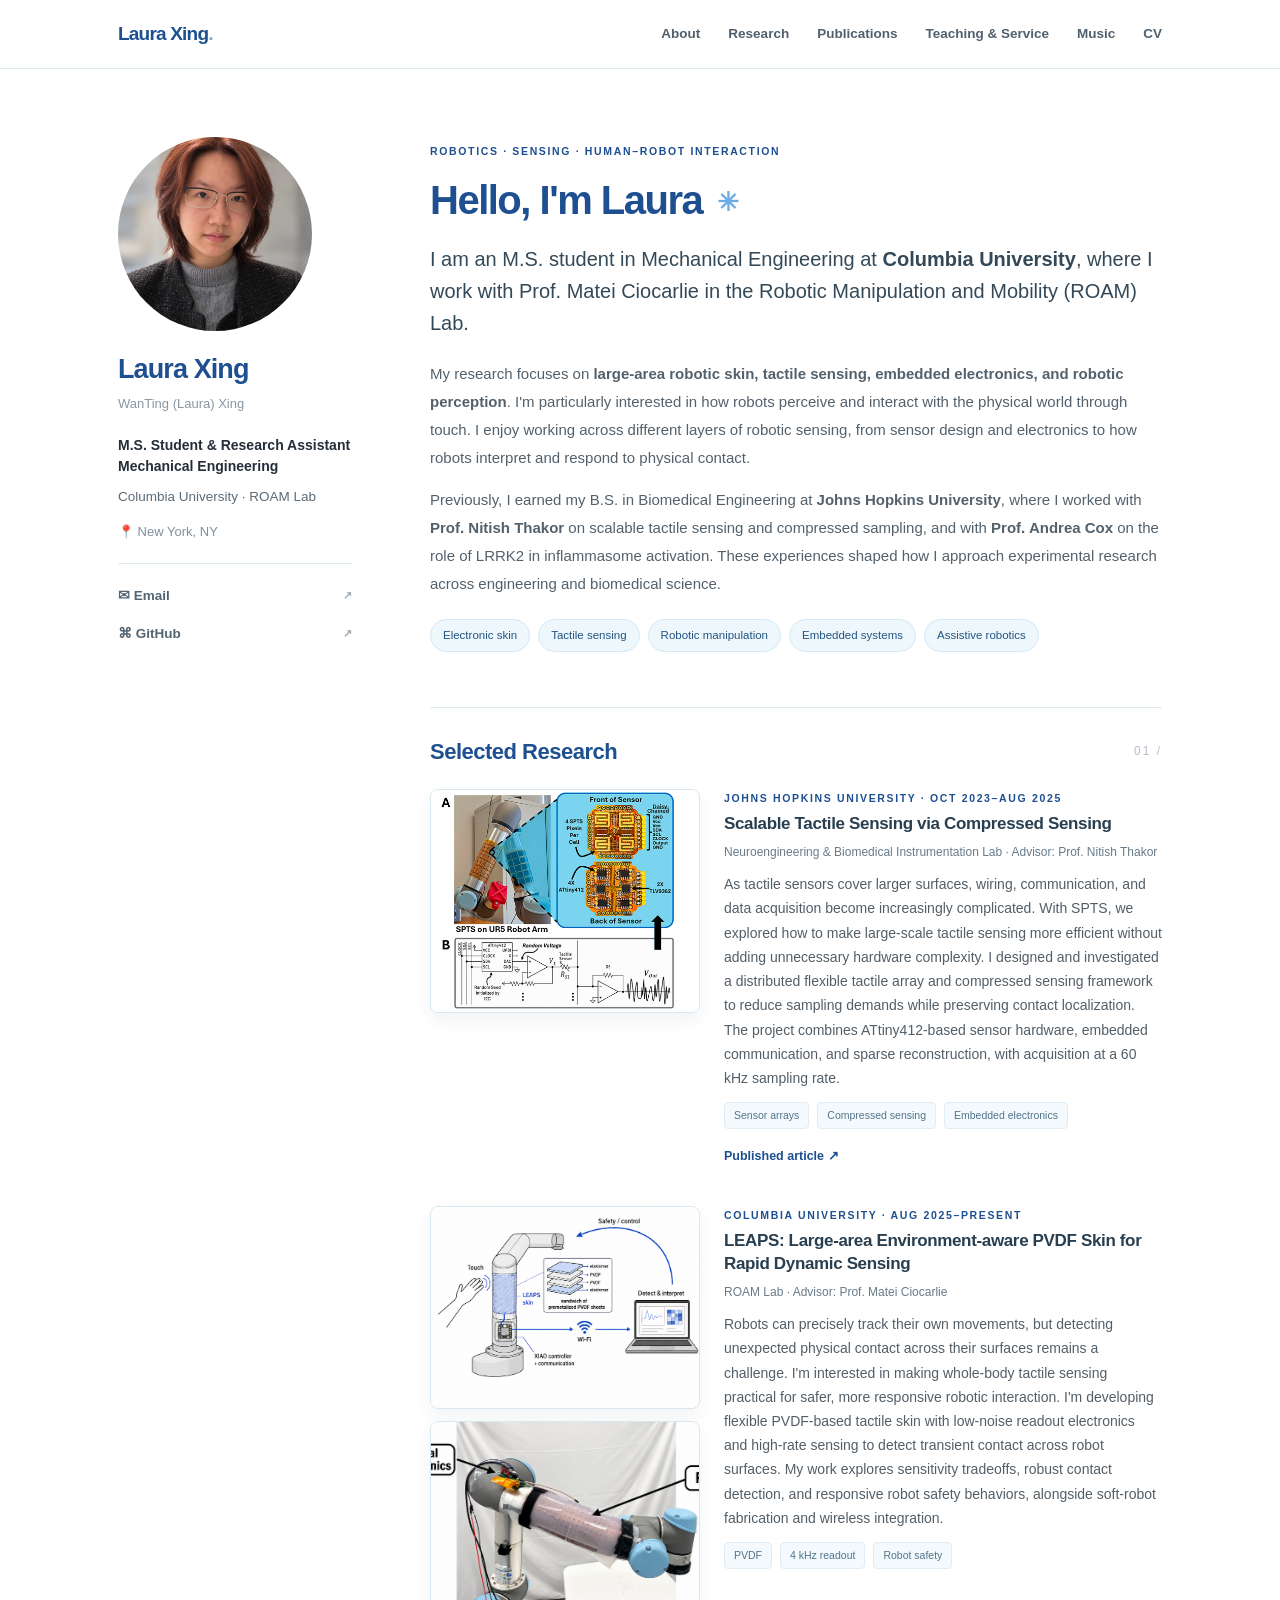
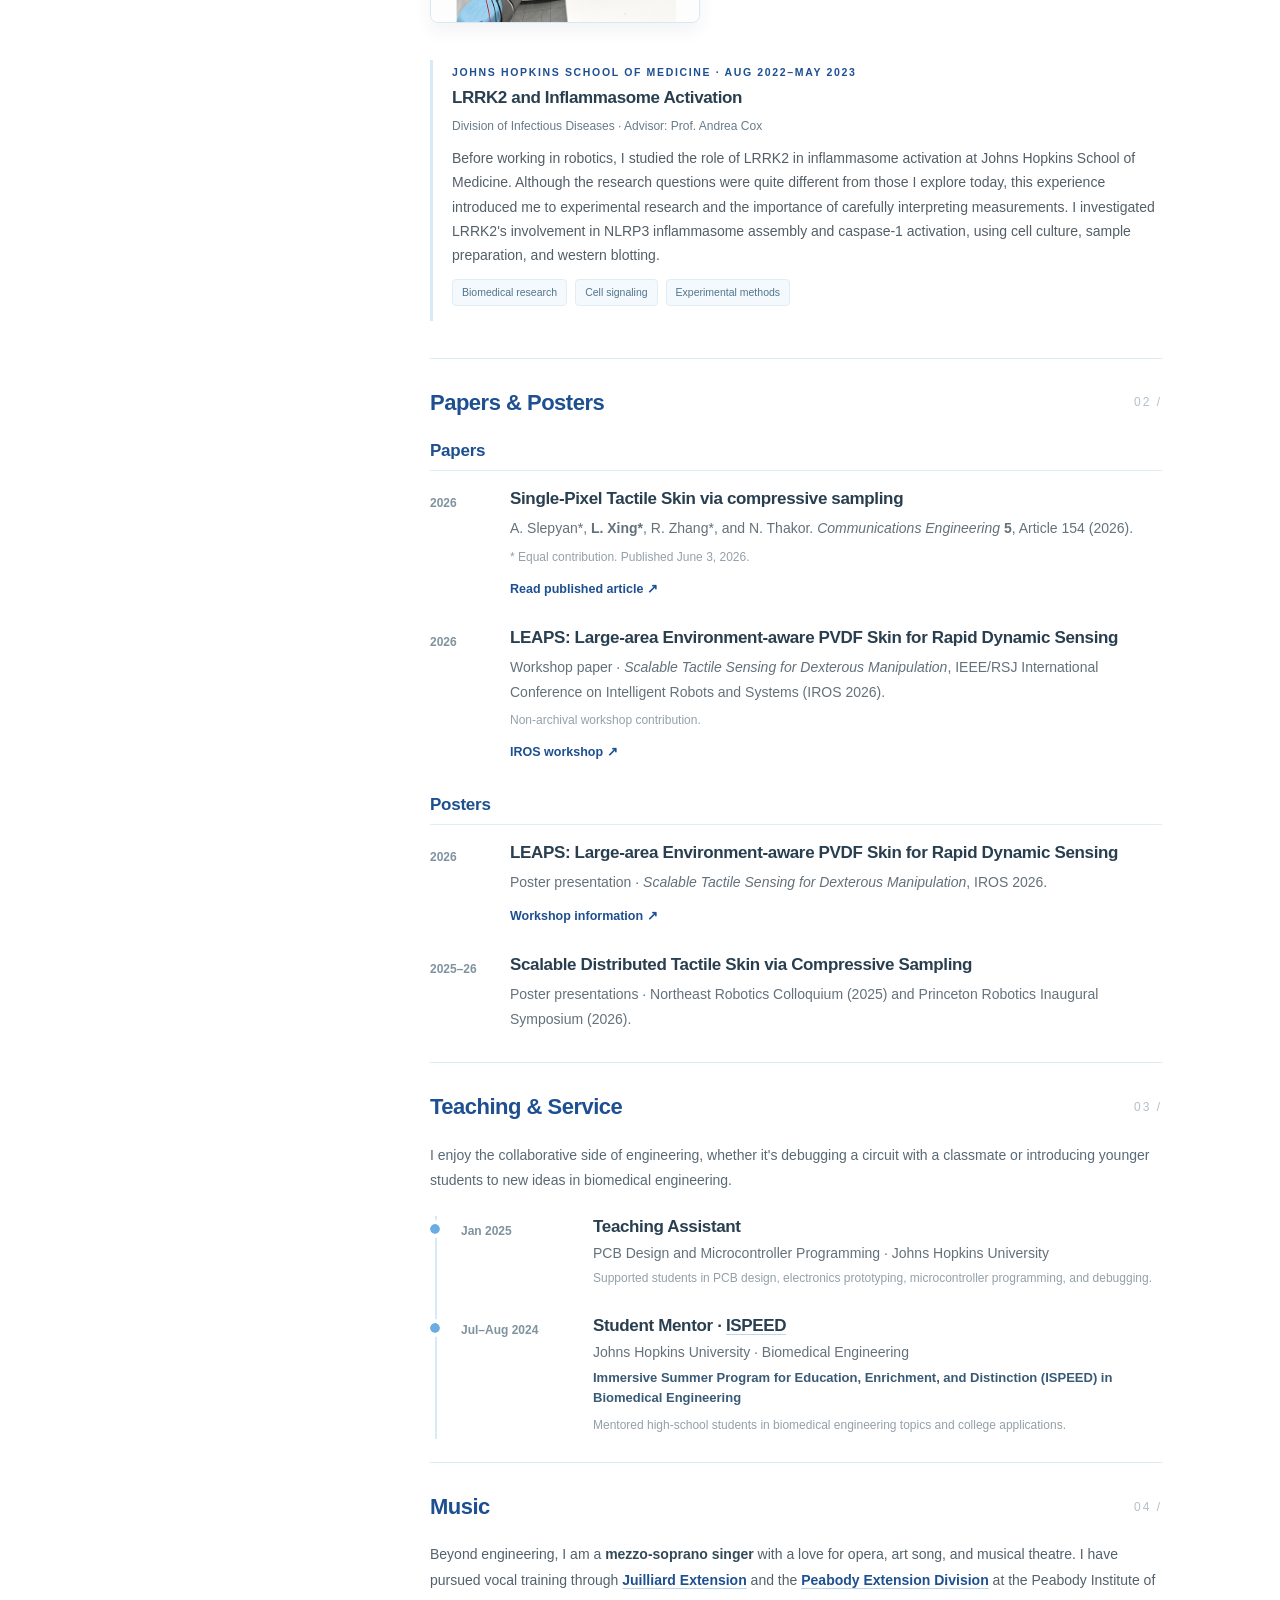
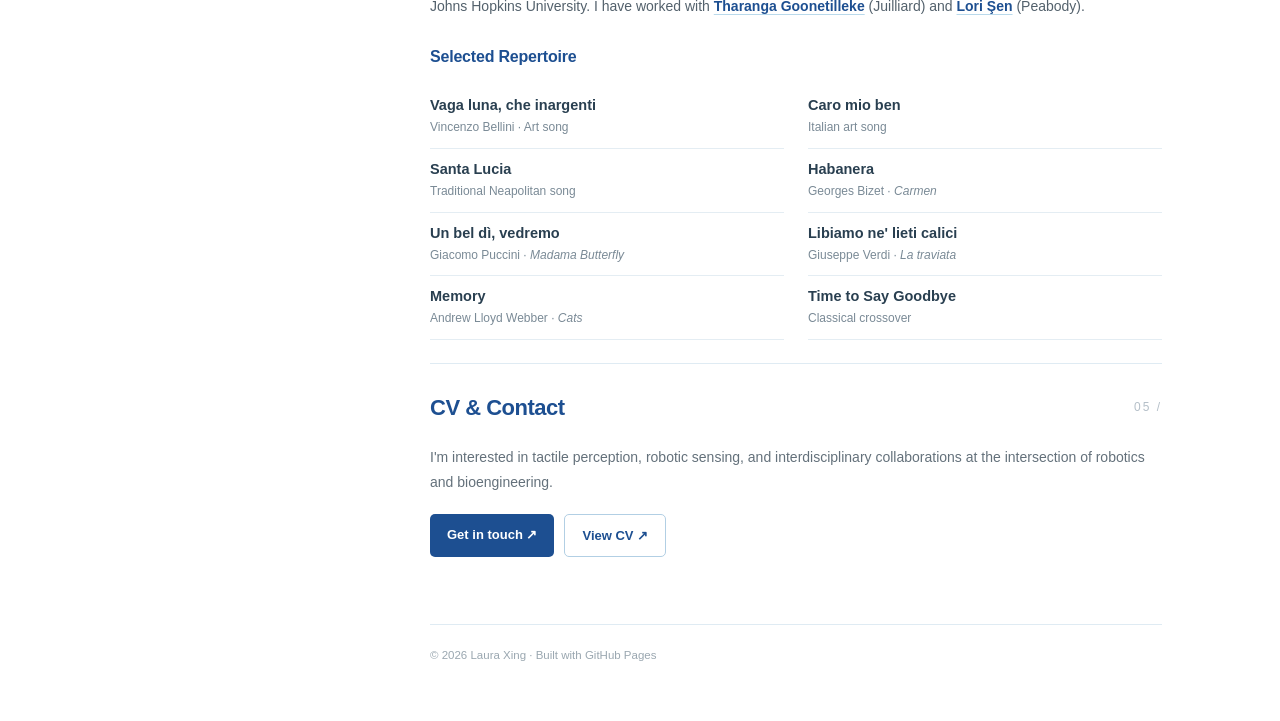
<file: index.html>
<!DOCTYPE html>
<html lang="en">
<head>
<meta charset="utf-8"/>
<meta content="width=device-width, initial-scale=1" name="viewport"/>
<meta content="Laura Xing is a Mechanical Engineering master’s student at Columbia University, working on tactile sensing, large-area robotic skin, and robotic perception." name="description"/>
<meta content="#1D4F91" name="theme-color"/>
<title>Laura Xing | Robotics &amp; Tactile Sensing</title>
<link href="styles.css" rel="stylesheet"/>
<script defer="" src="script.js"></script>
<link href="https://lauraxing25.github.io/" rel="canonical"/></head>
<body>
<header class="site-header">
<div class="header-inner">
<a class="site-brand" href="#home">Laura Xing<span class="brand-dot">.</span></a>
<button aria-controls="main-nav" aria-expanded="false" aria-label="Toggle navigation" class="nav-toggle" type="button">☰</button>
<nav aria-label="Primary navigation" class="main-nav" id="main-nav"><a href="#about">About</a><a href="#research">Research</a><a href="#publications">Publications</a><a href="#background">Teaching &amp; Service</a><a href="#music">Music</a><a href="#cv">CV</a></nav>
</div>
</header>
<main class="page-shell" id="home">
<aside aria-label="Researcher profile" class="profile">
<div class="portrait-wrap"><img alt="Portrait of Laura Xing" class="portrait" loading="eager" src="headshot.PNG"/></div>
<h1>Laura Xing</h1>
<p class="name-subtitle">WanTing (Laura) Xing</p>
<p class="profile-role">M.S. Student &amp; Research Assistant<br/>Mechanical Engineering</p>
<p class="institution">Columbia University · ROAM Lab</p>
<p class="location">📍 New York, NY</p>
<div class="profile-links">
<a href="mailto:wx2339@columbia.edu">✉ Email <span>↗</span></a>
<a href="https://github.com/LauraXing25" rel="noopener" target="_blank">⌘ GitHub <span>↗</span></a>
</div>
</aside>
<div class="content">
<section class="hero" id="about">
<div class="eyebrow">ROBOTICS · SENSING · HUMAN–ROBOT INTERACTION</div>
<h2>Hello, I'm Laura <span aria-hidden="true" class="wave">✳</span></h2>
<p class="lead">I am an M.S. student in Mechanical Engineering at <strong>Columbia University</strong>, where I work with Prof. Matei Ciocarlie in the Robotic Manipulation and Mobility (ROAM) Lab.</p>
<p>My research focuses on <strong>large-area robotic skin, tactile sensing, embedded electronics, and robotic perception</strong>. I'm particularly interested in how robots perceive and interact with the physical world through touch. I enjoy working across different layers of robotic sensing, from sensor design and electronics to how robots interpret and respond to physical contact.</p>
<p>Previously, I earned my B.S. in Biomedical Engineering at <strong>Johns Hopkins University</strong>, where I worked with <strong>Prof. Nitish Thakor</strong> on scalable tactile sensing and compressed sampling, and with <strong>Prof. Andrea Cox</strong> on the role of LRRK2 in inflammasome activation. These experiences shaped how I approach experimental research across engineering and biomedical science.</p>
<div class="interest-chips"><span>Electronic skin</span><span>Tactile sensing</span><span>Robotic manipulation</span><span>Embedded systems</span><span>Assistive robotics</span></div>
</section>
<section class="section-block" id="research">
<div class="section-heading"><h2>Selected Research</h2><span class="section-no">01 /</span></div>



<article class="research-card media-card"><div class="research-media single-image"><img alt="SPTS tactile skin mounted on a UR5 robot, alongside circuit and electronics diagrams." class="research-image" loading="lazy" src="research_spts.png"/></div>

<div class="research-body">
<div class="meta">JOHNS HOPKINS UNIVERSITY · OCT 2023–AUG 2025</div>
<h3>Scalable Tactile Sensing via Compressed Sensing</h3>
<p class="research-context">Neuroengineering &amp; Biomedical Instrumentation Lab · Advisor: Prof. Nitish Thakor</p>
<p>As tactile sensors cover larger surfaces, wiring, communication, and data acquisition become increasingly complicated. With SPTS, we explored how to make large-scale tactile sensing more efficient without adding unnecessary hardware complexity. I designed and investigated a distributed flexible tactile array and compressed sensing framework to reduce sampling demands while preserving contact localization. The project combines ATtiny412-based sensor hardware, embedded communication, and sparse reconstruction, with acquisition at a 60 kHz sampling rate.</p>
<div class="tags"><span>Sensor arrays</span><span>Compressed sensing</span><span>Embedded electronics</span></div>
<a class="text-link" href="https://www.nature.com/articles/s44172-026-00697-2" rel="noopener" target="_blank">Published article ↗</a>
</div>
</article><article class="research-card media-card"><div class="research-media stacked-images"><img alt="Conceptual LEAPS design with a large-area PVDF skin, onboard electronics, and contact sensing on a robot arm." class="research-image" loading="lazy" src="research_leaps_diagram.png"/><img alt="LEAPS PVDF skin mounted on a robot arm with annotated signal electronics." class="research-image" loading="lazy" src="research_leaps_photo.png"/></div>

<div class="research-body">
<div class="meta">COLUMBIA UNIVERSITY · AUG 2025–PRESENT</div>
<h3>LEAPS: Large-area Environment-aware PVDF Skin for Rapid Dynamic Sensing</h3>
<p class="research-context">ROAM Lab · Advisor: Prof. Matei Ciocarlie</p>
<p>Robots can precisely track their own movements, but detecting unexpected physical contact across their surfaces remains a challenge. I'm interested in making whole-body tactile sensing practical for safer, more responsive robotic interaction. I'm developing flexible PVDF-based tactile skin with low-noise readout electronics and high-rate sensing to detect transient contact across robot surfaces. My work explores sensitivity tradeoffs, robust contact detection, and responsive robot safety behaviors, alongside soft-robot fabrication and wireless integration.</p>
<div class="tags"><span>PVDF</span><span>4 kHz readout</span><span>Robot safety</span></div>
</div>
</article><article class="research-card text-only-card">

<div class="research-body">
<div class="meta">JOHNS HOPKINS SCHOOL OF MEDICINE · AUG 2022–MAY 2023</div>
<h3>LRRK2 and Inflammasome Activation</h3>
<p class="research-context">Division of Infectious Diseases · Advisor: Prof. Andrea Cox</p>
<p>Before working in robotics, I studied the role of LRRK2 in inflammasome activation at Johns Hopkins School of Medicine. Although the research questions were quite different from those I explore today, this experience introduced me to experimental research and the importance of carefully interpreting measurements. I investigated LRRK2's involvement in NLRP3 inflammasome assembly and caspase-1 activation, using cell culture, sample preparation, and western blotting.</p>
<div class="tags"><span>Biomedical research</span><span>Cell signaling</span><span>Experimental methods</span></div>
</div>
</article></section>
<section class="section-block" id="publications">
<div class="section-heading"><h2>Papers &amp; Posters</h2><span class="section-no">02 /</span></div>


<h3 class="output-subheading">Papers</h3><div class="publication"><span class="pub-year">2026</span><div><h3>Single-Pixel Tactile Skin via compressive sampling</h3><p>A. Slepyan*, <strong>L. Xing*</strong>, R. Zhang*, and N. Thakor. <em>Communications Engineering</em> <strong>5</strong>, Article 154 (2026).</p><p class="muted small">* Equal contribution. Published June 3, 2026.</p><a class="text-link" href="https://www.nature.com/articles/s44172-026-00697-2" rel="noopener" target="_blank">Read published article ↗</a></div></div><div class="publication"><span class="pub-year">2026</span><div><h3>LEAPS: Large-area Environment-aware PVDF Skin for Rapid Dynamic Sensing</h3><p>Workshop paper · <em>Scalable Tactile Sensing for Dexterous Manipulation</em>, IEEE/RSJ International Conference on Intelligent Robots and Systems (IROS 2026).</p><p class="muted small">Non-archival workshop contribution.</p><a class="text-link" href="https://tactile-dexterity-iros.github.io" rel="noopener" target="_blank">IROS workshop ↗</a></div></div><h3 class="output-subheading">Posters</h3><div class="publication"><span class="pub-year">2026</span><div><h3>LEAPS: Large-area Environment-aware PVDF Skin for Rapid Dynamic Sensing</h3><p>Poster presentation · <em>Scalable Tactile Sensing for Dexterous Manipulation</em>, IROS 2026.</p><a class="text-link" href="https://tactile-dexterity-iros.github.io" rel="noopener" target="_blank">Workshop information ↗</a></div></div><div class="publication"><span class="pub-year">2025–26</span><div><h3>Scalable Distributed Tactile Skin via Compressive Sampling</h3><p>Poster presentations · Northeast Robotics Colloquium (2025) and Princeton Robotics Inaugural Symposium (2026).</p></div></div></section>
<section class="section-block" id="background">
<div class="section-heading"><h2>Teaching &amp; Service</h2><span class="section-no">03 /</span></div>
<p class="background-intro">I enjoy the collaborative side of engineering, whether it's debugging a circuit with a classmate or introducing younger students to new ideas in biomedical engineering.</p>
<div class="timeline">
<div class="timeline-item"><span class="period">Jan 2025</span><div><h3>Teaching Assistant</h3><p>PCB Design and Microcontroller Programming · Johns Hopkins University</p><p class="muted small">Supported students in PCB design, electronics prototyping, microcontroller programming, and debugging.</p></div></div>
<div class="timeline-item"><span class="period">Jul–Aug 2024</span><div><h3>Student Mentor · <a href="https://www.bme.jhu.edu/academics/pre-college/apply-to-ispeed-bme/" rel="noopener" target="_blank">ISPEED</a></h3><p>Johns Hopkins University · Biomedical Engineering</p><p class="program-name">Immersive Summer Program for Education, Enrichment, and Distinction (ISPEED) in Biomedical Engineering</p><p class="muted small">Mentored high-school students in biomedical engineering topics and college applications.</p></div></div>
</div>
</section>
<section class="section-block" id="music">
<div class="section-heading"><h2>Music</h2><span class="section-no">04 /</span></div>
<p class="music-bio">Beyond engineering, I am a <strong>mezzo-soprano singer</strong> with a love for opera, art song, and musical theatre. I have pursued vocal training through <a href="https://www.juilliard.edu/stage-beyond/extension" rel="noopener" target="_blank">Juilliard Extension</a> and the <a href="https://e-catalogue.jhu.edu/peabody/extension-study/" rel="noopener" target="_blank">Peabody Extension Division</a> at the Peabody Institute of Johns Hopkins University. I have worked with <a href="https://www.juilliard.edu/faculty/goonetilleke-tharanga" rel="noopener" target="_blank">Tharanga Goonetilleke</a> (Juilliard) and <a href="https://peabody.jhu.edu/faculty/lori-sen/" rel="noopener" target="_blank">Lori Şen</a> (Peabody).</p>
<h3 class="music-subheading">Selected Repertoire</h3>
<ul class="repertoire-grid">
<li class="repertoire-item"><span class="repertoire-title">Vaga luna, che inargenti</span><span class="repertoire-detail">Vincenzo Bellini · Art song</span></li>
<li class="repertoire-item"><span class="repertoire-title">Caro mio ben</span><span class="repertoire-detail">Italian art song</span></li>
<li class="repertoire-item"><span class="repertoire-title">Santa Lucia</span><span class="repertoire-detail">Traditional Neapolitan song</span></li>
<li class="repertoire-item"><span class="repertoire-title">Habanera</span><span class="repertoire-detail">Georges Bizet · <em>Carmen</em></span></li>
<li class="repertoire-item"><span class="repertoire-title">Un bel dì, vedremo</span><span class="repertoire-detail">Giacomo Puccini · <em>Madama Butterfly</em></span></li>
<li class="repertoire-item"><span class="repertoire-title">Libiamo ne' lieti calici</span><span class="repertoire-detail">Giuseppe Verdi · <em>La traviata</em></span></li>
<li class="repertoire-item"><span class="repertoire-title">Memory</span><span class="repertoire-detail">Andrew Lloyd Webber · <em>Cats</em></span></li>
<li class="repertoire-item"><span class="repertoire-title">Time to Say Goodbye</span><span class="repertoire-detail">Classical crossover</span></li>
</ul>
</section>
<section class="section-block last-section" id="cv"><div class="section-heading"><h2>CV &amp; Contact</h2><span class="section-no">05 /</span></div><p>I'm interested in tactile perception, robotic sensing, and interdisciplinary collaborations at the intersection of robotics and bioengineering.</p><div class="cta-row"><a class="button primary" href="mailto:wx2339@columbia.edu">Get in touch ↗</a><a class="button secondary" data-cv="" href="Laura_Xing_CV.pdf?v=2" rel="noopener" target="_blank">View CV ↗</a></div></section>
<footer>© <span id="year">2026</span> Laura Xing · Built with GitHub Pages</footer>
</div>
</main>
</body>
</html>
</file>
<file: styles.css>
:root{--navy:#1D4F91;--ink:#242e39;--muted:#53565A;--line:#dfebf3;--blue:#1D4F91;--soft:#eef7fc;--background:#fff;--content:1100px}*{box-sizing:border-box}html{scroll-behavior:smooth;scroll-padding-top:84px}body{margin:0;background:var(--background);color:var(--ink);font:16px/1.77 -apple-system,BlinkMacSystemFont,"Segoe UI",Arial,sans-serif}a{color:var(--blue);text-decoration:none}a:hover{text-decoration:underline}.site-header{height:69px;background:#fff;border-bottom:1px solid var(--line);position:sticky;top:0;z-index:10}.header-inner{max-width:var(--content);height:100%;margin:auto;padding:0 28px;display:flex;align-items:center;justify-content:space-between}.site-brand{font-size:19px;font-weight:750;letter-spacing:-.8px;color:var(--navy)}.brand-dot{color:#5d9fb7}.main-nav{display:flex;align-items:center;gap:28px}.main-nav a{font-size:13.5px;font-weight:600;color:#51606d}.main-nav a:hover{color:var(--blue)}.nav-toggle{display:none}.page-shell{max-width:var(--content);margin:0 auto;padding:68px 28px 55px;display:grid;grid-template-columns:234px minmax(0,1fr);gap:78px}.profile{align-self:start;position:sticky;top:110px}.portrait-wrap{width:194px;height:194px;border-radius:50%;overflow:hidden;margin-bottom:24px;background:#e1ecf0}.portrait{width:100%;height:100%;display:block;object-fit:cover}.profile h1{font-size:27px;letter-spacing:-.9px;line-height:1.1;margin:0 0 7px;color:#203444}.name-subtitle{font-size:13px;color:#8a97a2;margin:0 0 20px}.profile-role{font-size:14px;line-height:1.55;font-weight:600;margin:0 0 9px}.institution{font-size:13.5px;line-height:1.55;color:#5d6b78;margin:0 0 12px}.location{color:#81909c;font-size:13px;margin:0 0 20px}.profile-links{border-top:1px solid var(--line);padding-top:13px}.profile-links a{display:flex;justify-content:space-between;align-items:center;padding:7px 0;font-size:13.5px;font-weight:600;color:#526573}.profile-links a span{font-size:11px;color:#9faab3}.sidebar-note{font-size:11.5px;line-height:1.5;color:#a0aab3;margin-top:23px}.content{min-width:0}.hero{padding:5px 0 32px}.eyebrow,.meta{font-size:10.5px;letter-spacing:1.65px;font-weight:800;color:#438aa6}.hero h2{font-size:40px;letter-spacing:-1.5px;line-height:1.12;font-weight:720;color:var(--navy);margin:17px 0 21px}.wave{color:#88b5bf;font-size:26px;vertical-align:middle;margin-left:5px}.lead{font-size:20px;line-height:1.6;font-weight:470;color:#344958;margin-bottom:21px}.hero p:not(.lead){font-size:15px;line-height:1.85;color:#53616c}.interest-chips,.tags{display:flex;flex-wrap:wrap;gap:8px}.interest-chips{margin:22px 0 0}.interest-chips span{font-size:11.5px;background:#f0f5f6;border:1px solid #e4edf0;color:#4c7180;padding:5px 12px;border-radius:18px}.section-block{padding-top:31px;margin-top:23px;border-top:1px solid var(--line)}.section-heading{display:flex;justify-content:space-between;align-items:center;gap:12px;margin-bottom:24px}.section-heading h2{font-size:22px;letter-spacing:-.5px;line-height:1.2;margin:0;color:var(--navy)}.section-no{font-size:12px;color:#b4bfc8;letter-spacing:2px}.research-card{display:grid;grid-template-columns:185px minmax(0,1fr);gap:24px;margin-bottom:32px}.research-visual{height:150px;border-radius:7px;position:relative;overflow:hidden;display:flex;align-items:center;justify-content:center}.visual-leaps{background:linear-gradient(145deg,#dae8ed,#9fbdc7)}.visual-spts{background:linear-gradient(145deg,#d8e6e7,#b9d4df)}.sensor-pad{display:grid;grid-template-columns:repeat(3,31px);gap:7px;transform:rotate(-19deg) skew(8deg,6deg);filter:drop-shadow(7px 12px 3px #6486934a)}.sensor-pad span{height:31px;background:linear-gradient(135deg,#fbffff,#96bac6);border:1px solid #86a7b2;border-radius:3px}.dot-grid{display:grid;grid-template-columns:repeat(10,9px);gap:4px;transform:rotate(-10deg)}.dot-grid span{height:9px;border-radius:2px;background:#85a9b7}.dot-grid span.hot{background:#387b99}.visual-label{position:absolute;bottom:9px;left:12px;letter-spacing:1px;font-size:8.5px;font-weight:800;color:#436b78}.research-card h3,.publication h3,.timeline h3{margin:5px 0 7px;font-size:17px;letter-spacing:-.35px;line-height:1.35;color:#293f50}.research-card p,.publication p,.timeline p,.last-section p{font-size:14px;color:#64717b;line-height:1.75;margin:0 0 10px}.tags{margin:12px 0}.tags span{font-size:10.5px;padding:3px 9px;background:#f5f7f8;border:1px solid #e8ecee;border-radius:4px;color:#72828d}.text-link{font-size:12.5px;font-weight:700}.publication{display:grid;grid-template-columns:65px minmax(0,1fr);gap:15px;margin-bottom:25px}.pub-year,.period{color:#7f939f;font-weight:650;font-size:12px;padding-top:5px}.publication h3{margin:0 0 5px}.publication p{margin-bottom:6px}.muted{color:#93a0a9!important}.small{font-size:12px!important}.timeline{border-left:2px solid #e4ecf0;margin:4px 0 12px 5px;padding-left:24px}.timeline-item{display:grid;grid-template-columns:120px 1fr;gap:12px;margin:0 0 23px;position:relative}.timeline-item:before{content:"";position:absolute;left:-31px;top:8px;width:10px;height:10px;border-radius:50%;background:#91b7c4;outline:4px solid white}.timeline h3{margin:0 0 2px}.timeline p{margin:0 0 3px}.last-section{padding-bottom:50px}.cta-row{display:flex;gap:10px;margin:20px 0 17px}.button{display:inline-block;padding:9px 17px;border-radius:5px;font-size:13px;font-weight:700}.primary{background:var(--navy);color:#fff}.primary:hover{color:#fff;background:#275579;text-decoration:none}.secondary{border:1px solid #cfdbe1;color:var(--navy)}.secondary:hover{background:#f4f7f8;text-decoration:none}footer{border-top:1px solid var(--line);padding-top:20px;color:#9aa7b0;font-size:11.5px}@media(max-width:830px){.page-shell{gap:35px;grid-template-columns:195px minmax(0,1fr)}.portrait-wrap{width:160px;height:160px}.research-card{grid-template-columns:1fr}.research-visual{max-width:310px}}@media(max-width:640px){.site-header{height:auto;min-height:64px}.header-inner{flex-wrap:wrap;padding:15px 22px}.nav-toggle{display:block;border:0;background:transparent;font-size:24px;color:var(--navy)}.main-nav{display:none;width:100%;flex-wrap:wrap;gap:5px 18px;padding:12px 0 0}.main-nav.open{display:flex}.main-nav a{padding:5px 0}.page-shell{display:block;padding:35px 22px}.profile{position:static;display:grid;grid-template-columns:100px 1fr;column-gap:17px;align-items:center;padding-bottom:21px;border-bottom:1px solid var(--line);margin-bottom:32px}.portrait-wrap{width:98px;height:98px;grid-row:1/5;margin:0}.profile h1{font-size:22px}.name-subtitle{margin-bottom:6px}.profile-role,.institution{font-size:12px;margin-bottom:2px}.location{display:none}.profile-links{grid-column:1/-1;display:flex;gap:18px;flex-wrap:wrap;margin-top:18px;padding-top:9px}.profile-links a{font-size:12px}.profile-links a span,.sidebar-note{display:none}.hero h2{font-size:34px}.lead{font-size:18px}.research-card{grid-template-columns:1fr}.research-visual{max-width:none;height:160px}.timeline-item{grid-template-columns:1fr;gap:0}.section-heading h2{font-size:21px}}

/* CV-based experience updates */
.experience-affiliation{color:#567082!important;font-weight:600;font-size:13px!important;margin:2px 0 8px!important}
.experience-bullets{margin:7px 0 4px;padding-left:19px;color:#64717b;font-size:13.5px;line-height:1.7}
.experience-bullets li{margin:0 0 6px}
.subsection-title{font-size:18px;color:#183955;letter-spacing:-.35px;margin:30px 0 17px}
@media(max-width:640px){.experience-bullets{font-size:13px}}


/* Columbia-inspired palette for a personal (non-institutional) academic site.
   Primary Blue #1D4F91 | Columbia Blue #B9D9EB | Secondary Blue #6CACE4.
   This site does not use official University marks or logos. */
.site-brand,.profile h1,.hero h2,.section-heading h2,.subsection-title {color:var(--navy)}
.brand-dot,.wave {color:#6CACE4}
.eyebrow,.meta,.text-link {color:var(--blue)}
.main-nav a:hover,.profile-links a:hover {color:var(--blue)}
.portrait-wrap {background:#B9D9EB}
.interest-chips span {background:#edf7fc;border-color:#d4e8f6;color:#245483}
.research-card {margin-bottom:37px}
.research-card .research-context {font-size:12px;line-height:1.55;color:#687b89;margin:0 0 11px}
.research-card p:not(.research-context) {color:#535e67;line-height:1.73}
.visual-leaps {background:linear-gradient(145deg,#e9f6fd,#B9D9EB)}
.visual-spts {background:linear-gradient(145deg,#ebf7ff,#a9cfe9)}
.sensor-pad span {background:linear-gradient(135deg,#fff,#a9d0e8);border-color:#91bdd7}
.dot-grid span {background:#8abde0}
.dot-grid span.hot {background:#1D4F91}
.visual-label {color:#235178}
.visual-lrrk2 {background:linear-gradient(145deg,#eff7fb,#c5dff0)}
.cell-illustration {position:relative;width:100%;height:100%}
.cell {position:absolute;border-radius:50%;background:#b1d1e7aa;border:2px solid #6499c0aa;box-shadow:inset 0 0 0 12px #e9f6f8aa}
.cell:after {content:"";position:absolute;left:40%;top:38%;width:23%;height:23%;border-radius:50%;background:#6b9fbd99}
.cell-a {width:72px;height:72px;top:22px;left:35px}
.cell-b {width:59px;height:59px;top:70px;left:102px}
.cell-c {width:43px;height:43px;top:19px;left:125px}
.cell-d {width:29px;height:29px;top:111px;left:45px}
.tags span {background:#f3f9fd;border-color:#e0edf5;color:#52748b}
.timeline {border-left-color:#d8eaf5}
.timeline-item:before {background:#6CACE4}
.background-intro {font-size:14px;color:#596975;line-height:1.8;margin:-2px 0 23px}
.button.primary {background:#1D4F91;color:white}
.button.primary:hover {background:#153c70}
.button.secondary {border-color:#b2cfe4;color:#1D4F91}
.button.secondary:hover {background:#f0f7fc}
@media(max-width:640px) {
  .research-card {margin-bottom:35px}
  .research-card .research-context {font-size:11.5px}
}

/* Research figures: matching the current image-led project cards. */
.media-card {grid-template-columns:minmax(0,270px) minmax(0,1fr);align-items:start}
.research-media{display:flex;flex-direction:column;gap:12px;min-width:0}
.research-image{width:100%;display:block;border-radius:8px;border:1px solid #d8e7f0;background:#fff;box-shadow:0 8px 18px rgba(28,58,86,.06)}
.research-media.single-image .research-image{max-height:340px;object-fit:cover}
.research-media.stacked-images .research-image{aspect-ratio:4/3;object-fit:cover}
@media(max-width:900px){.media-card{grid-template-columns:1fr}.research-media.single-image .research-image{max-height:none}}
/* LRRK2 is intentionally text-only; no unpublished research image is shown. */
.text-only-card{grid-template-columns:minmax(0,1fr);padding:3px 0 3px 19px;border-left:3px solid #d8eaf5;max-width:100%}
.output-subheading{font-size:17px;line-height:1.3;color:#1D4F91;letter-spacing:-.25px;margin:29px 0 17px;padding-bottom:8px;border-bottom:1px solid #e1edf5}
.output-subheading:first-of-type{margin-top:4px}
.program-name{font-size:13px!important;color:#385a77!important;font-weight:600;margin:2px 0 7px!important;line-height:1.55!important}
.timeline h3 a{color:inherit;text-decoration:underline;text-decoration-color:#bdd7ea;text-underline-offset:3px}
.timeline h3 a:hover{color:#1D4F91}
@media(max-width:640px){.text-only-card{padding-left:14px}}

/* Music section: quiet editorial styling consistent with the academic pages. */
.music-bio{font-size:14px;color:#53616c;line-height:1.85;margin:-2px 0 20px}
.music-bio strong{color:#344958}
.music-bio a{text-decoration:underline;text-decoration-color:#b9d9eb;text-underline-offset:3px;font-weight:550}
.music-bio a:hover{text-decoration-color:#1D4F91}
.music-subheading{color:var(--navy);font-size:16px;letter-spacing:-.2px;margin:23px 0 14px;font-weight:700}
.repertoire-grid{list-style:none;margin:0 0 16px;padding:0;display:grid;grid-template-columns:repeat(2,minmax(0,1fr));column-gap:24px;row-gap:0}
.repertoire-item{padding:10px 0 11px;border-bottom:1px solid #e4edf3;display:flex;flex-direction:column;gap:2px}
.repertoire-title{color:#293f50;font-size:14.5px;font-weight:650;line-height:1.45}
.repertoire-detail{font-size:12px;color:#7a8a96;line-height:1.55}
@media(max-width:640px){.repertoire-grid{grid-template-columns:1fr}.music-bio{font-size:13.5px}}
</file>
